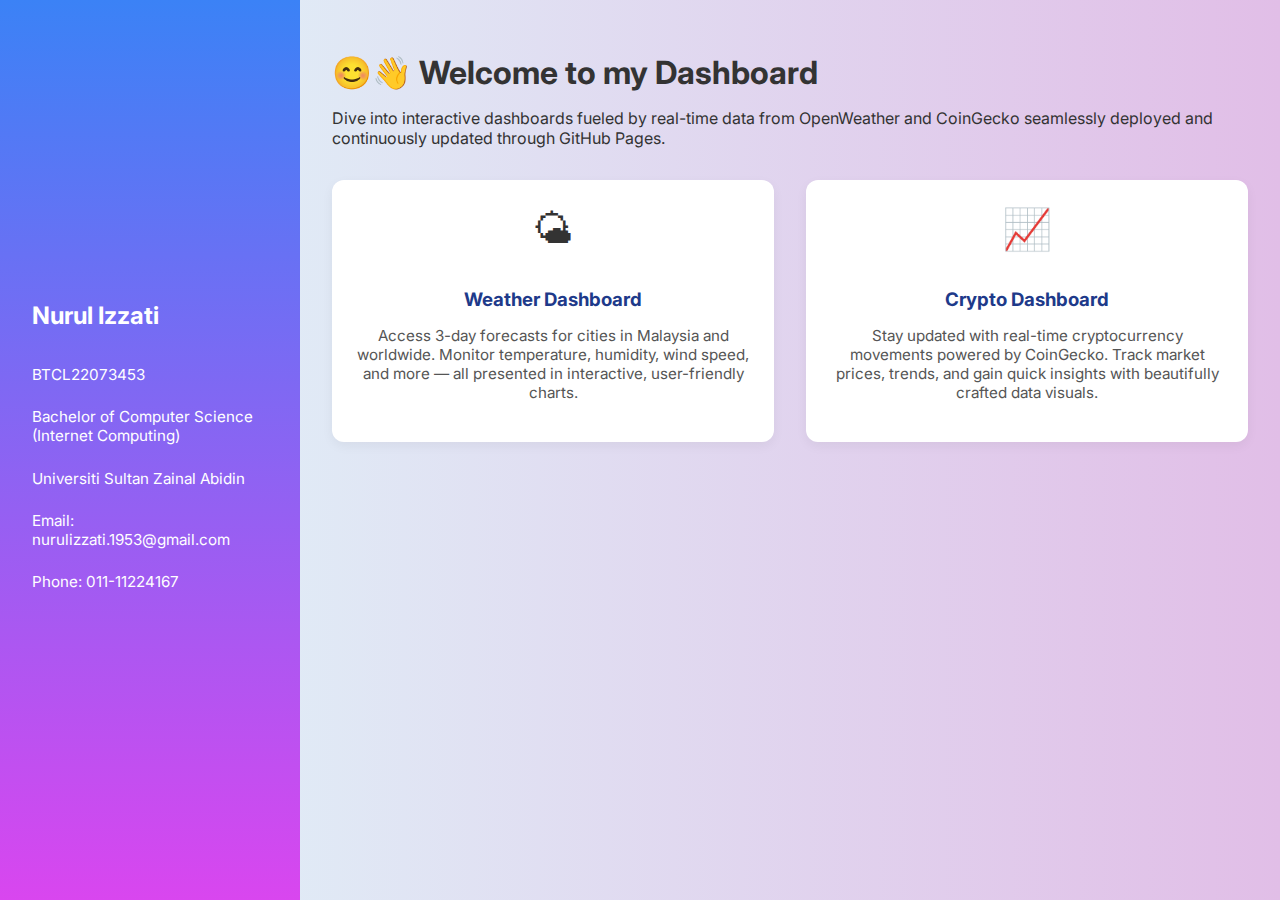
<file: index.html>
<!DOCTYPE html>
<html lang="en">
<head>
  <meta charset="UTF-8" />
  <meta name="viewport" content="width=device-width, initial-scale=1" />
  <title>Dashboard Home</title>
  <link rel="stylesheet" href="css/style.css" />

  <!-- Optional: Google Fonts + Icons -->
  <link href="https://fonts.googleapis.com/css2?family=Inter:wght@400;700&display=swap" rel="stylesheet" />
  <style>
    body {
      font-family: 'Inter', sans-serif;
      margin: 0;
      padding: 0;
      display: flex;
      min-height: 100vh;
      background-color: #f8f9fc;
    }

    .sidebar {
      background: linear-gradient(to bottom, #3b82f6, #d946ef);
      color: white; /* Changed to white */
      padding: 2rem;
      width: 300px;
      flex-shrink: 0;
      display: flex;
      flex-direction: column;
      justify-content: center;
    }

    .sidebar h2 {
      margin-top: 0;
      font-size: 1.5rem;
      color: white; /* Changed to white */
    }

    .sidebar p {
      margin-bottom: 0.5rem;
      font-size: 0.95rem;
      color: white; /* Changed to white */
    }

    .main-content {
      flex: 1;
      padding: 2rem;
    }

    .main-content h1 {
      font-size: 2rem;
      margin-bottom: 1rem;
    }

    .dashboard-grid {
      display: grid;
      grid-template-columns: repeat(auto-fit, minmax(250px, 1fr));
      gap: 2rem;
      margin-top: 2rem;
    }

    .dashboard-card {
      background: white;
      border-radius: 12px;
      box-shadow: 0 4px 12px rgba(0, 0, 0, 0.05);
      padding: 1.5rem;
      text-align: center;
      transition: transform 0.3s ease;
    }

    .dashboard-card:hover {
      transform: translateY(-5px);
    }

    .dashboard-card h3 {
      margin-bottom: 0.5rem;
      color: #1e3a8a;
    }

    .dashboard-card p {
      font-size: 0.95rem;
      color: #555;
    }

    .dashboard-card a {
      text-decoration: none;
      color: inherit;
    }

    .dashboard-icon {
      font-size: 2.5rem;
      margin-bottom: 1rem;
      display: inline-block;
    }

    @media (max-width: 768px) {
      body {
        flex-direction: column;
      }

      .sidebar {
        width: 100%;
        text-align: center;
      }
    }
  </style>
</head>
<body>
  <div class="sidebar">
    <h2>Nurul Izzati</h2>
    <p>BTCL22073453</p>
    <p>Bachelor of Computer Science (Internet Computing)</p>
    <p>Universiti Sultan Zainal Abidin</p>
    <p>Email: nurulizzati.1953@gmail.com</p>
    <p>Phone: 011-11224167</p>
  </div>

  <div class="main-content">
    <h1>😊👋 Welcome to my Dashboard</h1>
    <p>Dive into interactive dashboards fueled by real-time data from OpenWeather and CoinGecko seamlessly deployed and continuously updated through GitHub Pages.</p>

    <div class="dashboard-grid">
      <div class="dashboard-card">
        <a href="weather.html">
          <div class="dashboard-icon">🌤</div>
          <h3>Weather Dashboard</h3>
          <p>Access 3-day forecasts for cities in Malaysia and worldwide. Monitor temperature, humidity, wind speed, and more — all presented in interactive, user-friendly charts.</p>
        </a>
      </div>

      <div class="dashboard-card">
        <a href="crypto.html">
          <div class="dashboard-icon">📈</div>
          <h3>Crypto Dashboard</h3>
          <p>Stay updated with real-time cryptocurrency movements powered by CoinGecko. Track market prices, trends, and gain quick insights with beautifully crafted data visuals.</p>
        </a>
      </div>
    </div>
  </div>
</body>
</html>
</file>
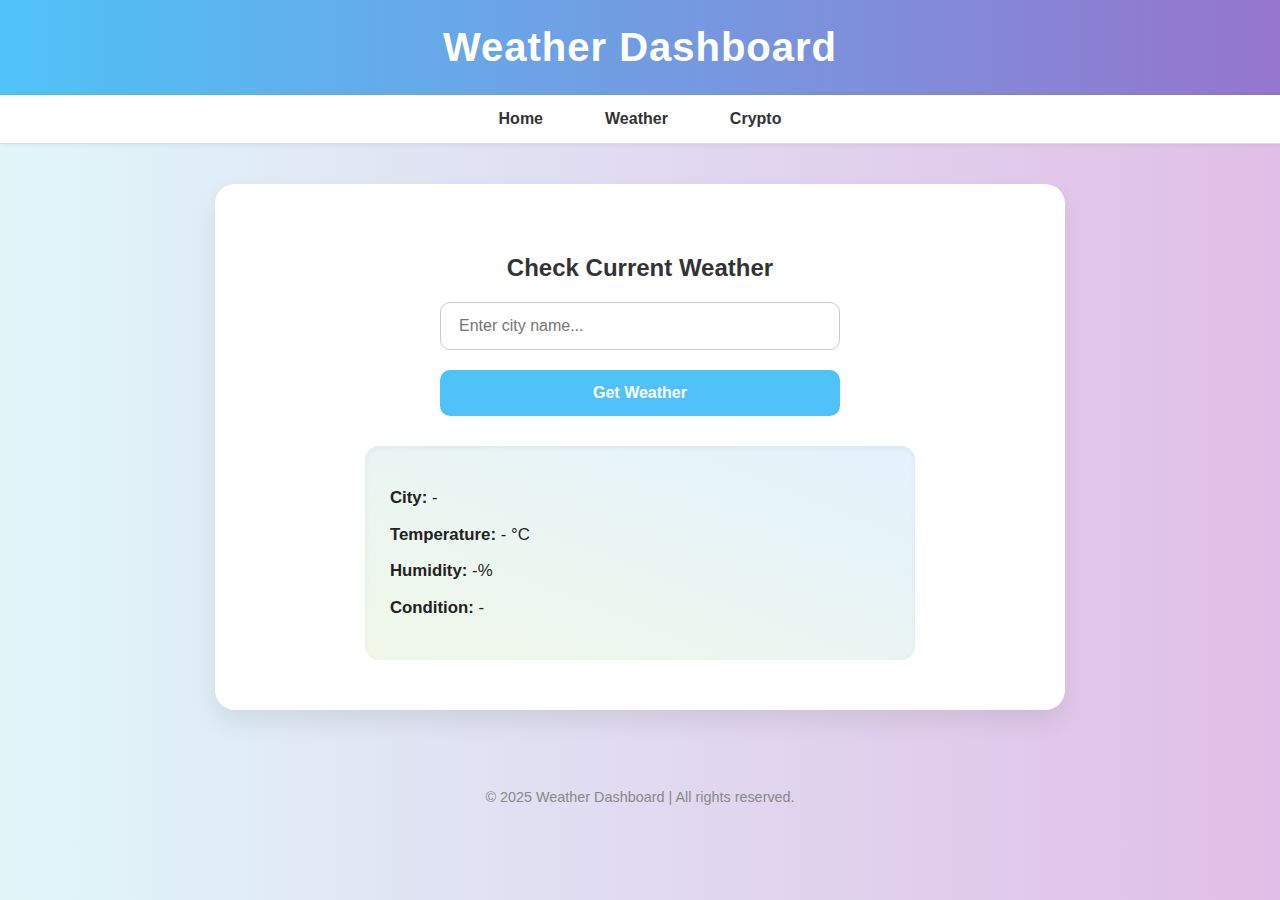
<file: weather.html>
<!DOCTYPE html>
<html lang="en">
<head>
  <meta charset="UTF-8" />
  <meta name="viewport" content="width=device-width, initial-scale=1.0"/>
  <title>Weather Dashboard</title>
  <link rel="stylesheet" href="css/style.css" />
</head>
<body>
  <header>
    <h1>Weather Dashboard</h1>
  </header>

  <nav>
    <ul>
      <li><a href="index.html">Home</a></li>
      <li><a href="weather.html">Weather</a></li>
      <li><a href="crypto.html">Crypto</a></li>
    </ul>
  </nav>

  <main>
    <h2>Check Current Weather</h2>
    <input type="text" id="city-input" placeholder="Enter city name..." />
    <button onclick="getWeather()">Get Weather</button>

    <div id="weather-result">
      <!-- Weather data will appear here -->
      <p><strong>City:</strong> <span id="city-name">-</span></p>
      <p><strong>Temperature:</strong> <span id="temp">-</span> °C</p>
      <p><strong>Humidity:</strong> <span id="humidity">-</span>%</p>
      <p><strong>Condition:</strong> <span id="condition">-</span></p>
    </div>
  </main>

  <footer>
    <p>&copy; 2025 Weather Dashboard | All rights reserved.</p>
  </footer>

  <script src="js/script-weather.js"></script>
</body>
</html>
</file>
<file: css/style.css>
/* Global Reset */
* {
  box-sizing: border-box;
}

body {
  font-family: 'Segoe UI', Tahoma, Geneva, Verdana, sans-serif;
  margin: 0;
  padding: 0;
  background: linear-gradient(to right, #e0f7fa, #e1bee7); /* Soft gradient blend for weather+crypto */
  color: #333;
}

/* Header */
header {
  background: linear-gradient(to right, #4fc3f7, #9575cd); /* Blue for weather, purple for crypto */
  color: white;
  padding: 25px 15px;
  text-align: center;
  box-shadow: 0 4px 12px rgba(0, 0, 0, 0.15);
}

header h1 {
  margin: 0;
  font-size: 2.5em;
  letter-spacing: 1px;
}

/* Navigation Bar */
nav {
  background-color: #fff;
  padding: 15px 0;
  border-bottom: 1px solid #ddd;
  box-shadow: 0 1px 6px rgba(0, 0, 0, 0.05);
}

nav ul {
  display: flex;
  justify-content: center;
  list-style: none;
  gap: 30px;
  margin: 0;
  padding: 0;
}

nav a {
  text-decoration: none;
  font-weight: 600;
  color: #333;
  padding: 10px 16px;
  border-radius: 8px;
  transition: background 0.3s, color 0.3s;
}

nav a:hover {
  background-color: #4fc3f7;
  color: white;
}

/* Main Content Box */
main {
  max-width: 850px;
  margin: 40px auto;
  background-color: #ffffff;
  padding: 50px 40px;
  border-radius: 20px;
  box-shadow: 0 12px 25px rgba(0, 0, 0, 0.08);
  text-align: center;
}

/* Inputs & Buttons */
input[type="text"],
button {
  display: block;
  margin: 20px auto;
  padding: 14px 18px;
  font-size: 1rem;
  border-radius: 10px;
  border: 1px solid #ccc;
  width: 85%;
  max-width: 400px;
  outline: none;
  transition: border-color 0.3s;
}

input[type="text"]:focus {
  border-color: #9575cd;
}

button {
  background-color: #4fc3f7;
  color: white;
  font-weight: bold;
  cursor: pointer;
  border: none;
  transition: background-color 0.3s ease;
}

button:hover {
  background-color: #039be5;
}

/* Dashboard Result Boxes */
#weather-result,
#crypto-result {
  margin-top: 30px;
  background: linear-gradient(to top right, #f1f8e9, #e3f2fd);
  padding: 25px;
  border-radius: 14px;
  box-shadow: inset 0 2px 6px rgba(0, 0, 0, 0.05);
  font-size: 1.05rem;
  color: #222;
  text-align: left;
  max-width: 550px;
  margin-left: auto;
  margin-right: auto;
}

/* Footer */
footer {
  text-align: center;
  padding: 25px;
  font-size: 0.9rem;
  color: #888;
}

/* --- Gaya tambahan untuk betulkan form crypto layout --- */
.crypto-form-container {
  display: flex;
  justify-content: center;
  align-items: center;
  gap: 12px;
  flex-wrap: wrap;
  margin-bottom: 30px;
}

.crypto-form-container select,
.crypto-form-container input,
.crypto-form-container button {
  height: 42px;
  padding: 8px 12px;
  font-size: 1rem;
  border-radius: 8px;
  border: 1px solid #ccc;
}

/* Select2 container betulkan lebar dan align */
.select2-container {
  width: 200px !important;
}

.select2-selection {
  height: 42px !important;
  display: flex !important;
  align-items: center !important;
}

.select2-selection__rendered {
  line-height: 42px !important;
}
</file>
